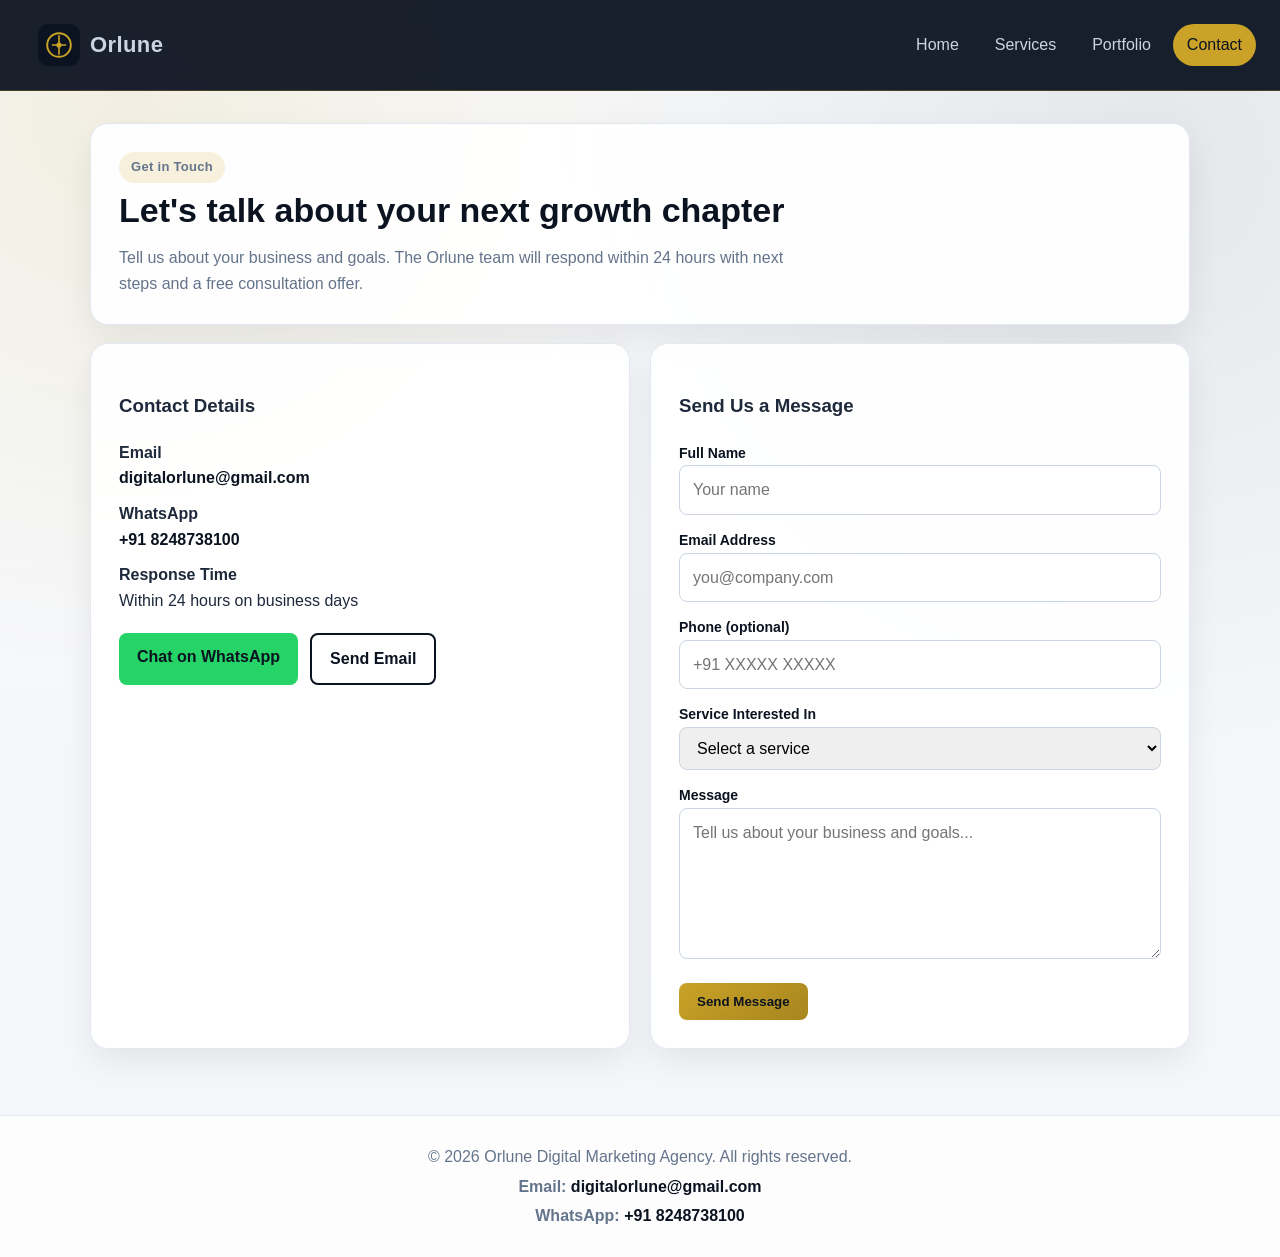
<file: contact.html>
<!DOCTYPE html>
<html lang="en">
<head>
  <meta charset="UTF-8">
  <meta name="viewport" content="width=device-width, initial-scale=1.0">
  <meta name="description" content="Contact Orlune Digital Marketing Agency — get a free consultation via form, email, or WhatsApp.">
  <title>Contact | Orlune</title>
  <link rel="stylesheet" href="css/style.css">
</head>
<body>
  <header class="navbar">
    <a class="brand-wrap" href="index.html">
      <img class="brand-logo" src="images/orlune-logo.svg" alt="Orlune logo">
      <h1>Orlune</h1>
    </a>
    <nav>
      <a href="index.html">Home</a>
      <a href="services.html">Services</a>
      <a href="portfolio.html">Portfolio</a>
      <a href="contact.html" class="active">Contact</a>
    </nav>
  </header>

  <main class="container">
    <section class="page-header card reveal">
      <p class="section-tag">Get in Touch</p>
      <h2>Let's talk about your next growth chapter</h2>
      <p>
        Tell us about your business and goals. The Orlune team will respond within
        24 hours with next steps and a free consultation offer.
      </p>
    </section>

    <section class="contact-layout">
      <article class="card contact-info reveal">
        <h3>Contact Details</h3>
        <p><strong>Email</strong><br>
          <a data-orlune-email data-orlune-email-text href="mailto:digitalorlune@gmail.com">digitalorlune@gmail.com</a>
        </p>
        <p><strong>WhatsApp</strong><br>
          <a data-orlune-whatsapp data-orlune-whatsapp-text href="https://wa.me/918248738100">+91 8248738100</a>
        </p>
        <p><strong>Response Time</strong><br>Within 24 hours on business days</p>
        <div class="cta-row">
          <a class="btn btn-whatsapp" data-orlune-whatsapp href="https://wa.me/918248738100" target="_blank" rel="noopener noreferrer">Chat on WhatsApp</a>
          <a class="btn btn-secondary" data-orlune-email href="mailto:digitalorlune@gmail.com">Send Email</a>
        </div>
      </article>

      <article class="card reveal">
        <h3>Send Us a Message</h3>
        <form id="contactForm" class="form-grid">
          <div>
            <label for="contactName">Full Name</label>
            <input id="contactName" type="text" placeholder="Your name" required>
          </div>
          <div>
            <label for="contactEmail">Email Address</label>
            <input id="contactEmail" type="email" placeholder="you@company.com" required>
          </div>
          <div>
            <label for="contactPhone">Phone (optional)</label>
            <input id="contactPhone" type="tel" placeholder="+91 XXXXX XXXXX">
          </div>
          <div>
            <label for="contactService">Service Interested In</label>
            <select id="contactService" required>
              <option value="">Select a service</option>
              <option value="seo">SEO</option>
              <option value="ppc">Paid Advertising (PPC)</option>
              <option value="social">Social Media Marketing</option>
              <option value="branding">Branding &amp; Creative</option>
              <option value="content">Content Marketing</option>
              <option value="web">Website &amp; Conversion</option>
              <option value="full">Full Growth Package</option>
            </select>
          </div>
          <div>
            <label for="contactMessageInput">Message</label>
            <textarea id="contactMessageInput" rows="5" placeholder="Tell us about your business and goals..." required></textarea>
          </div>
          <div class="form-actions">
            <button class="btn" type="submit">Send Message</button>
          </div>
        </form>
        <p id="contactMessage" class="message hidden"></p>
      </article>
    </section>
  </main>

  <footer class="footer">
    <div class="footer-contact">
      <p>&copy; 2026 Orlune Digital Marketing Agency. All rights reserved.</p>
      <p><strong>Email:</strong> <a data-orlune-email data-orlune-email-text href="mailto:digitalorlune@gmail.com">digitalorlune@gmail.com</a></p>
      <p><strong>WhatsApp:</strong> <a data-orlune-whatsapp data-orlune-whatsapp-text href="https://wa.me/918248738100">+91 8248738100</a></p>
    </div>
  </footer>

  <script src="js/app.js"></script>
</body>
</html>
</file>
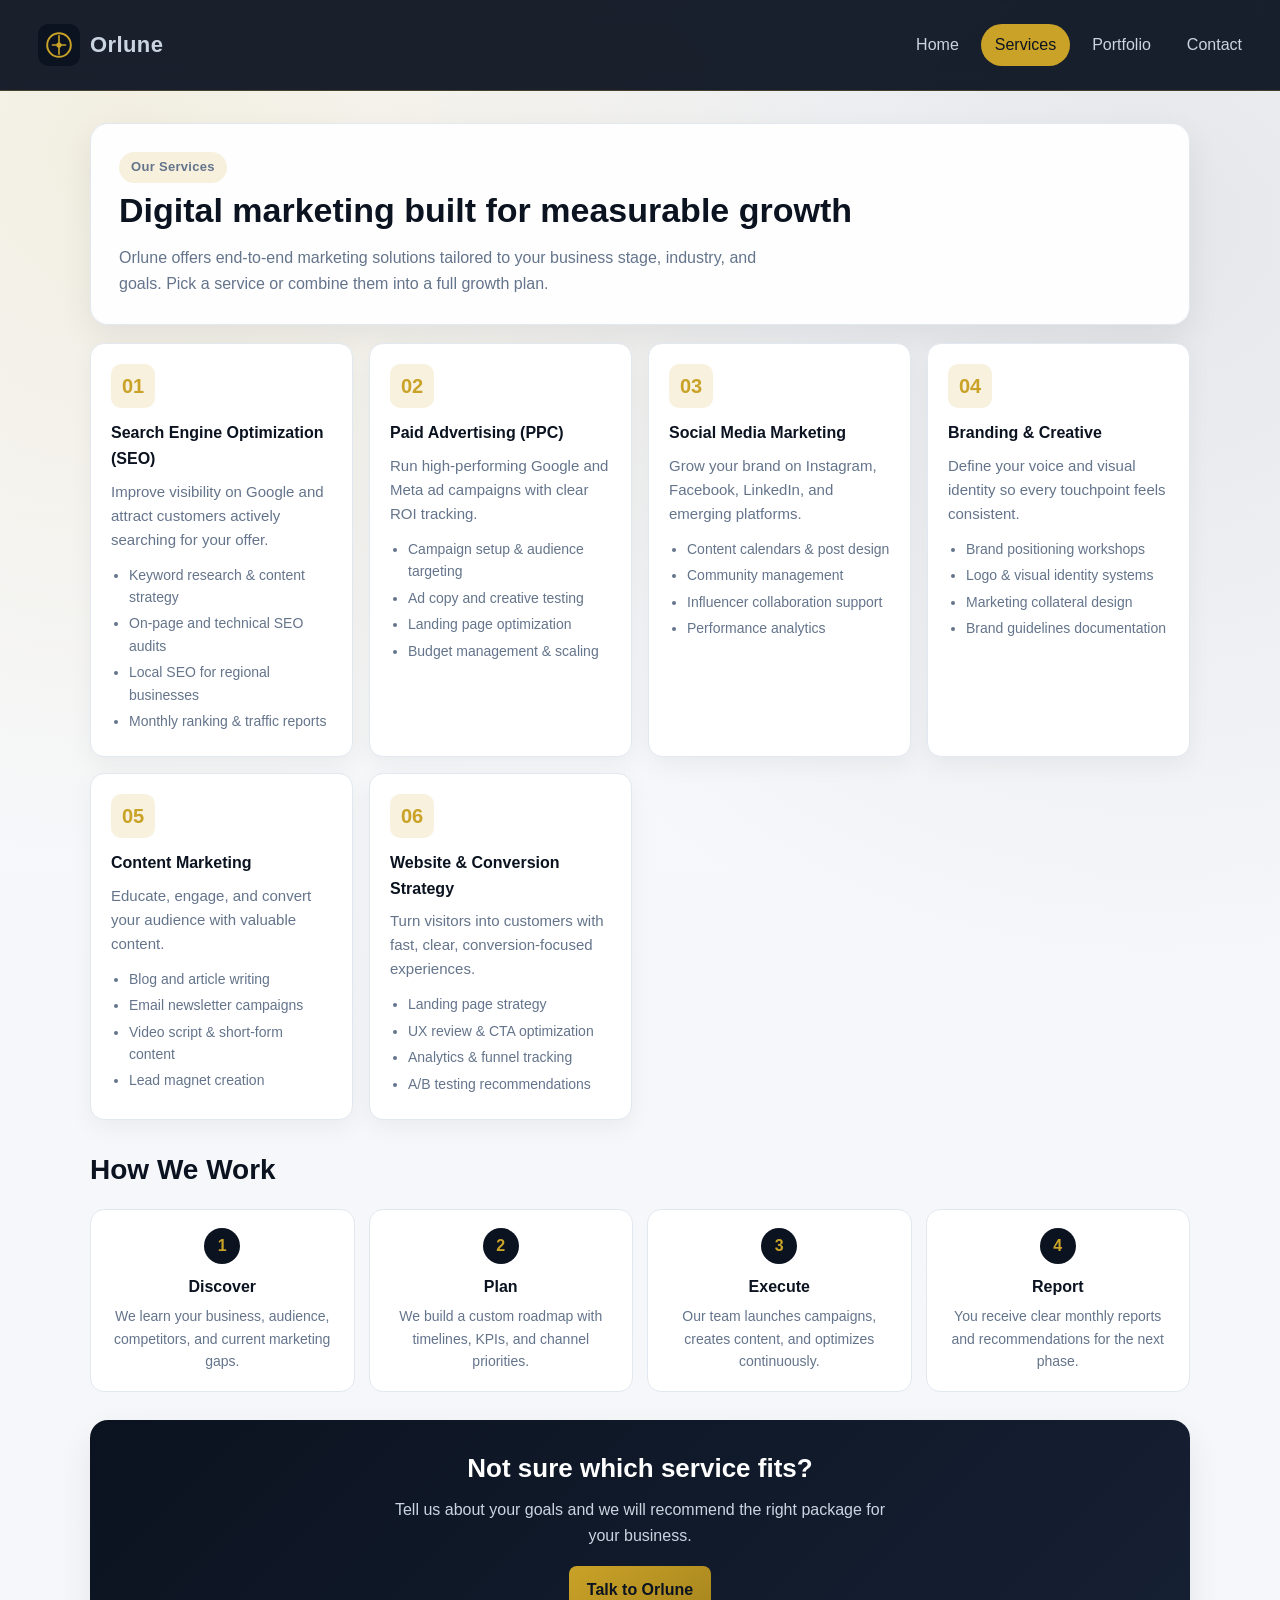
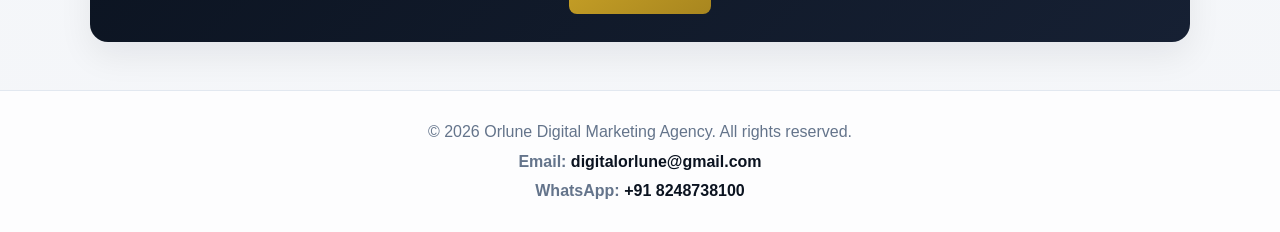
<file: services.html>
<!DOCTYPE html>
<html lang="en">
<head>
  <meta charset="UTF-8">
  <meta name="viewport" content="width=device-width, initial-scale=1.0">
  <meta name="description" content="Orlune services — SEO, paid ads, social media marketing, branding, and web strategy for growing businesses.">
  <title>Services | Orlune</title>
  <link rel="stylesheet" href="css/style.css">
</head>
<body>
  <header class="navbar">
    <a class="brand-wrap" href="index.html">
      <img class="brand-logo" src="images/orlune-logo.svg" alt="Orlune logo">
      <h1>Orlune</h1>
    </a>
    <nav>
      <a href="index.html">Home</a>
      <a href="services.html" class="active">Services</a>
      <a href="portfolio.html">Portfolio</a>
      <a href="contact.html">Contact</a>
    </nav>
  </header>

  <main class="container">
    <section class="page-header card reveal">
      <p class="section-tag">Our Services</p>
      <h2>Digital marketing built for measurable growth</h2>
      <p>
        Orlune offers end-to-end marketing solutions tailored to your business stage,
        industry, and goals. Pick a service or combine them into a full growth plan.
      </p>
    </section>

    <section class="structured-section">
      <div class="feature-grid">
        <article class="feature-item service-card reveal">
          <div class="service-icon">01</div>
          <h4>Search Engine Optimization (SEO)</h4>
          <p>Improve visibility on Google and attract customers actively searching for your offer.</p>
          <ul>
            <li>Keyword research &amp; content strategy</li>
            <li>On-page and technical SEO audits</li>
            <li>Local SEO for regional businesses</li>
            <li>Monthly ranking &amp; traffic reports</li>
          </ul>
        </article>

        <article class="feature-item service-card reveal">
          <div class="service-icon">02</div>
          <h4>Paid Advertising (PPC)</h4>
          <p>Run high-performing Google and Meta ad campaigns with clear ROI tracking.</p>
          <ul>
            <li>Campaign setup &amp; audience targeting</li>
            <li>Ad copy and creative testing</li>
            <li>Landing page optimization</li>
            <li>Budget management &amp; scaling</li>
          </ul>
        </article>

        <article class="feature-item service-card reveal">
          <div class="service-icon">03</div>
          <h4>Social Media Marketing</h4>
          <p>Grow your brand on Instagram, Facebook, LinkedIn, and emerging platforms.</p>
          <ul>
            <li>Content calendars &amp; post design</li>
            <li>Community management</li>
            <li>Influencer collaboration support</li>
            <li>Performance analytics</li>
          </ul>
        </article>

        <article class="feature-item service-card reveal">
          <div class="service-icon">04</div>
          <h4>Branding &amp; Creative</h4>
          <p>Define your voice and visual identity so every touchpoint feels consistent.</p>
          <ul>
            <li>Brand positioning workshops</li>
            <li>Logo &amp; visual identity systems</li>
            <li>Marketing collateral design</li>
            <li>Brand guidelines documentation</li>
          </ul>
        </article>

        <article class="feature-item service-card reveal">
          <div class="service-icon">05</div>
          <h4>Content Marketing</h4>
          <p>Educate, engage, and convert your audience with valuable content.</p>
          <ul>
            <li>Blog and article writing</li>
            <li>Email newsletter campaigns</li>
            <li>Video script &amp; short-form content</li>
            <li>Lead magnet creation</li>
          </ul>
        </article>

        <article class="feature-item service-card reveal">
          <div class="service-icon">06</div>
          <h4>Website &amp; Conversion Strategy</h4>
          <p>Turn visitors into customers with fast, clear, conversion-focused experiences.</p>
          <ul>
            <li>Landing page strategy</li>
            <li>UX review &amp; CTA optimization</li>
            <li>Analytics &amp; funnel tracking</li>
            <li>A/B testing recommendations</li>
          </ul>
        </article>
      </div>
    </section>

    <section class="structured-section">
      <h3 class="section-heading">How We Work</h3>
      <div class="process-steps">
        <article class="process-step reveal">
          <div class="step-number">1</div>
          <h4>Discover</h4>
          <p>We learn your business, audience, competitors, and current marketing gaps.</p>
        </article>
        <article class="process-step reveal">
          <div class="step-number">2</div>
          <h4>Plan</h4>
          <p>We build a custom roadmap with timelines, KPIs, and channel priorities.</p>
        </article>
        <article class="process-step reveal">
          <div class="step-number">3</div>
          <h4>Execute</h4>
          <p>Our team launches campaigns, creates content, and optimizes continuously.</p>
        </article>
        <article class="process-step reveal">
          <div class="step-number">4</div>
          <h4>Report</h4>
          <p>You receive clear monthly reports and recommendations for the next phase.</p>
        </article>
      </div>
    </section>

    <section class="card cta-banner reveal">
      <h3>Not sure which service fits?</h3>
      <p>Tell us about your goals and we will recommend the right package for your business.</p>
      <a class="btn" href="contact.html">Talk to Orlune</a>
    </section>
  </main>

  <footer class="footer">
    <div class="footer-contact">
      <p>&copy; 2026 Orlune Digital Marketing Agency. All rights reserved.</p>
      <p><strong>Email:</strong> <a data-orlune-email data-orlune-email-text href="mailto:digitalorlune@gmail.com">digitalorlune@gmail.com</a></p>
      <p><strong>WhatsApp:</strong> <a data-orlune-whatsapp data-orlune-whatsapp-text href="https://wa.me/918248738100">+91 8248738100</a></p>
    </div>
  </footer>

  <script src="js/app.js"></script>
</body>
</html>
</file>
<file: css/style.css>
* {
  box-sizing: border-box;
}

:root {
  --navy: #0b1320;
  --navy-light: #162033;
  --gold: #c9a227;
  --gold-light: #e8c96a;
  --text: #1e293b;
  --muted: #64748b;
  --border: #e2e8f0;
  --surface: #ffffff;
  --bg: #f4f6f9;
}

body {
  margin: 0;
  font-family: "Segoe UI", Arial, sans-serif;
  background:
    radial-gradient(circle at 10% 8%, rgba(201, 162, 39, 0.12) 0, transparent 35%),
    radial-gradient(circle at 90% 12%, rgba(11, 19, 32, 0.08) 0, transparent 40%),
    linear-gradient(180deg, #f8f9fb 0%, var(--bg) 100%);
  color: var(--text);
  line-height: 1.6;
}

.navbar {
  background: rgba(11, 19, 32, 0.94);
  backdrop-filter: blur(10px);
  color: #fff;
  padding: 16px 24px;
  display: flex;
  justify-content: space-between;
  align-items: center;
  gap: 16px;
  flex-wrap: wrap;
  border-bottom: 1px solid rgba(201, 162, 39, 0.25);
  position: sticky;
  top: 0;
  z-index: 40;
}

.brand-wrap {
  display: flex;
  align-items: center;
  gap: 10px;
  text-decoration: none;
  color: inherit;
}

.brand-wrap h1 {
  margin: 0;
  font-size: 22px;
  letter-spacing: 0.4px;
}

.brand-logo {
  width: 42px;
  height: 42px;
  object-fit: contain;
  border-radius: 10px;
}

.navbar nav {
  display: flex;
  gap: 8px;
  flex-wrap: wrap;
}

.navbar a {
  color: #cbd5e1;
  text-decoration: none;
  padding: 8px 14px;
  border-radius: 999px;
  transition: all 0.2s ease;
}

.navbar a:hover,
.navbar a.active {
  color: var(--navy);
  background: var(--gold);
}

.container {
  width: min(1100px, 92%);
  margin: 32px auto 48px;
}

.card {
  background: rgba(255, 255, 255, 0.96);
  border: 1px solid var(--border);
  border-radius: 18px;
  padding: 28px;
  margin-bottom: 18px;
  box-shadow: 0 14px 34px rgba(11, 19, 32, 0.07);
}

.hero h2 {
  margin-top: 0;
  font-size: 40px;
  line-height: 1.15;
  margin-bottom: 12px;
  color: var(--navy);
}

.hero .lead {
  font-size: 18px;
  color: var(--muted);
  max-width: 640px;
}

.section-tag {
  display: inline-block;
  margin: 0 0 10px;
  padding: 5px 12px;
  border-radius: 999px;
  background: rgba(201, 162, 39, 0.15);
  color: #8a6f12;
  font-size: 13px;
  font-weight: 600;
  letter-spacing: 0.3px;
}

.tagline {
  color: var(--gold);
  font-weight: 600;
  margin: 0 0 8px;
}

.structured-section {
  margin-top: 8px;
  margin-bottom: 28px;
}

.section-heading {
  margin: 0 0 16px;
  color: var(--navy);
  font-size: 28px;
}

.page-header h2 {
  margin: 0 0 8px;
  color: var(--navy);
  font-size: 34px;
}

.page-header p {
  margin: 0;
  color: var(--muted);
  max-width: 680px;
}

.cta-row {
  display: flex;
  gap: 12px;
  flex-wrap: wrap;
  margin-top: 20px;
}

.btn {
  background: linear-gradient(145deg, var(--gold), #a8861f);
  color: var(--navy);
  border: none;
  border-radius: 8px;
  padding: 11px 18px;
  cursor: pointer;
  text-decoration: none;
  display: inline-block;
  font-weight: 600;
  transition: transform 0.2s ease, box-shadow 0.2s ease;
}

.btn:hover {
  transform: translateY(-1px);
  box-shadow: 0 8px 20px rgba(201, 162, 39, 0.35);
}

.btn-secondary {
  background: transparent;
  color: var(--navy);
  border: 2px solid var(--navy);
}

.btn-secondary:hover {
  background: var(--navy);
  color: #fff;
  box-shadow: 0 8px 20px rgba(11, 19, 32, 0.2);
}

.btn-whatsapp {
  background: #25d366;
  color: #fff;
}

.btn-whatsapp:hover {
  box-shadow: 0 8px 20px rgba(37, 211, 102, 0.35);
}

.hero-metrics {
  margin-top: 24px;
  display: flex;
  gap: 14px;
  flex-wrap: wrap;
}

.hero-metrics p {
  margin: 0;
  padding: 10px 14px;
  background: var(--navy);
  color: #fff;
  border-radius: 10px;
  font-size: 14px;
}

.hero-metrics strong {
  color: var(--gold-light);
}

.feature-grid {
  display: grid;
  grid-template-columns: repeat(auto-fit, minmax(240px, 1fr));
  gap: 16px;
}

.feature-item {
  background: var(--surface);
  border: 1px solid var(--border);
  border-radius: 14px;
  padding: 20px;
  box-shadow: 0 8px 24px rgba(11, 19, 32, 0.05);
}

.feature-item h4 {
  margin: 0 0 8px;
  color: var(--navy);
}

.feature-item p {
  margin: 0;
  color: var(--muted);
  font-size: 15px;
}

.service-icon {
  width: 44px;
  height: 44px;
  border-radius: 10px;
  background: rgba(201, 162, 39, 0.15);
  color: var(--gold);
  display: flex;
  align-items: center;
  justify-content: center;
  font-size: 20px;
  font-weight: 700;
  margin-bottom: 12px;
}

.service-card {
  height: 100%;
}

.service-card ul {
  margin: 12px 0 0;
  padding-left: 18px;
  color: var(--muted);
  font-size: 14px;
}

.service-card li {
  margin-bottom: 4px;
}

.portfolio-grid {
  display: grid;
  grid-template-columns: repeat(auto-fit, minmax(300px, 1fr));
  gap: 18px;
}

.portfolio-card {
  border: 1px solid var(--border);
  border-radius: 16px;
  overflow: hidden;
  background: var(--surface);
  box-shadow: 0 10px 28px rgba(11, 19, 32, 0.07);
  transition: transform 0.2s ease;
}

.portfolio-card:hover {
  transform: translateY(-4px);
}

.portfolio-image {
  width: 100%;
  height: 200px;
  object-fit: cover;
  display: block;
}

.portfolio-content {
  padding: 18px;
}

.portfolio-content h4 {
  margin: 0 0 6px;
  color: var(--navy);
}

.portfolio-meta {
  font-size: 13px;
  color: var(--gold);
  font-weight: 600;
  margin: 0 0 8px;
}

.portfolio-content p {
  margin: 0 0 12px;
  color: var(--muted);
  font-size: 14px;
}

.result-tags {
  display: flex;
  flex-wrap: wrap;
  gap: 8px;
}

.result-tag {
  font-size: 12px;
  padding: 4px 10px;
  border-radius: 999px;
  background: rgba(11, 19, 32, 0.06);
  color: var(--navy);
  font-weight: 600;
}

.testimonial-grid {
  display: grid;
  grid-template-columns: repeat(auto-fit, minmax(260px, 1fr));
  gap: 16px;
}

.testimonial-card {
  background: var(--surface);
  border: 1px solid var(--border);
  border-radius: 14px;
  padding: 20px;
  border-left: 4px solid var(--gold);
}

.testimonial-card p {
  margin: 0;
  color: var(--text);
  font-style: italic;
}

.testimonial-card h4 {
  margin: 12px 0 0;
  font-size: 14px;
  color: var(--muted);
  font-style: normal;
}

.process-steps {
  display: grid;
  grid-template-columns: repeat(auto-fit, minmax(200px, 1fr));
  gap: 14px;
}

.process-step {
  text-align: center;
  padding: 18px;
  border-radius: 14px;
  background: var(--surface);
  border: 1px solid var(--border);
}

.step-number {
  width: 36px;
  height: 36px;
  margin: 0 auto 10px;
  border-radius: 50%;
  background: var(--navy);
  color: var(--gold);
  display: flex;
  align-items: center;
  justify-content: center;
  font-weight: 700;
}

.process-step h4 {
  margin: 0 0 6px;
  color: var(--navy);
}

.process-step p {
  margin: 0;
  font-size: 14px;
  color: var(--muted);
}

.contact-layout {
  display: grid;
  grid-template-columns: 1fr 1fr;
  gap: 20px;
}

.contact-info p {
  margin: 10px 0;
}

.contact-info a {
  color: var(--navy);
  font-weight: 600;
  text-decoration: none;
}

.contact-info a:hover {
  color: var(--gold);
}

.form-grid {
  display: grid;
  gap: 12px;
}

label {
  font-weight: 600;
  font-size: 14px;
  color: var(--navy);
}

input,
select,
textarea {
  width: 100%;
  padding: 11px 13px;
  border: 1px solid #cbd5e1;
  border-radius: 8px;
  font: inherit;
}

input:focus,
select:focus,
textarea:focus {
  outline: none;
  border-color: var(--gold);
  box-shadow: 0 0 0 3px rgba(201, 162, 39, 0.2);
}

.form-actions {
  display: flex;
  gap: 10px;
  flex-wrap: wrap;
  margin-top: 4px;
}

.message {
  font-weight: 600;
  margin-top: 12px;
  color: #059669;
}

.message.error {
  color: #dc2626;
}

.hidden {
  display: none !important;
}

.reveal {
  opacity: 0;
  transform: translateY(20px);
  transition: opacity 0.6s ease, transform 0.6s ease;
}

.reveal.visible {
  opacity: 1;
  transform: translateY(0);
}

.footer {
  text-align: center;
  color: var(--muted);
  padding: 28px 24px;
  border-top: 1px solid var(--border);
  background: rgba(255, 255, 255, 0.8);
}

.footer-contact {
  display: grid;
  gap: 4px;
  justify-items: center;
}

.footer-contact p {
  margin: 0;
}

.footer-contact a {
  color: var(--navy);
  text-decoration: none;
  font-weight: 600;
}

.footer-contact a:hover {
  color: var(--gold);
}

.cta-banner {
  text-align: center;
  background: linear-gradient(135deg, var(--navy) 0%, var(--navy-light) 100%);
  color: #fff;
  border: none;
}

.cta-banner h3 {
  margin: 0 0 8px;
  font-size: 26px;
}

.cta-banner p {
  margin: 0;
  color: #cbd5e1;
  max-width: 520px;
  margin-inline: auto;
}

.cta-banner .btn {
  margin-top: 18px;
}

@media (max-width: 768px) {
  .hero h2 {
    font-size: 32px;
  }

  .contact-layout {
    grid-template-columns: 1fr;
  }

  .section-heading {
    font-size: 24px;
  }
}

@media (prefers-reduced-motion: reduce) {
  .reveal,
  .reveal.visible {
    opacity: 1;
    transform: none;
    transition: none;
  }
}
</file>
